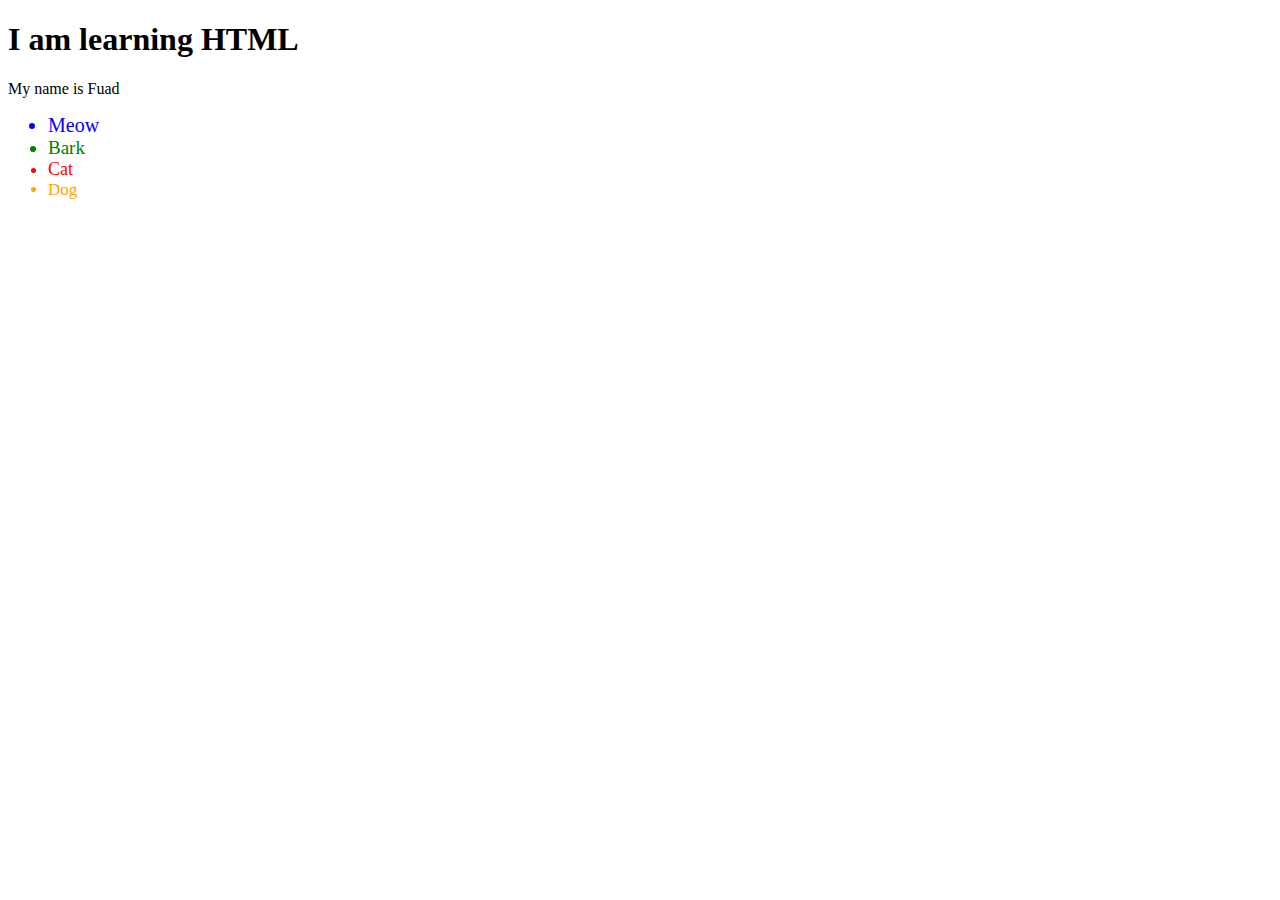
<file: index.html>
<!DOCTYPE html>
<html lang="en">
<head>
    <meta charset="UTF-8">
    <meta name="viewport" content="width=device-width, initial-scale=1.0">
    <title>BioData</title>
    <link rel="stylesheet" href="style.css" class="css">
</head>
<body>
    <h1>I am learning HTML</h1>
    <p>My name is Fuad</p>
    <ul>
        <li class="name1">Meow</li>
        <li class="name2">Bark</li>
        <li class="name3">Cat</li>
        <li class="name4">Dog</li>
    </ul>
</body>
</html>
</file>
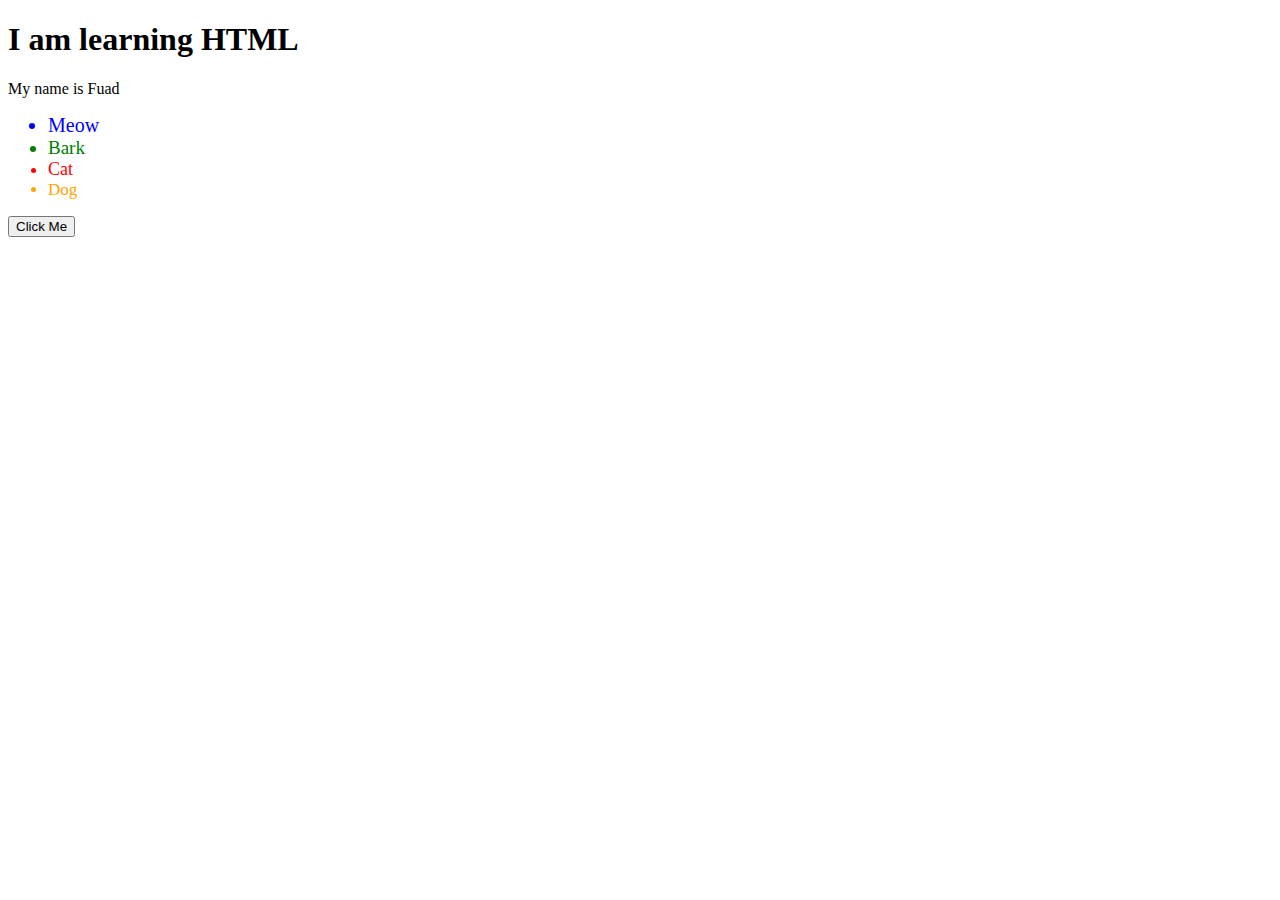
<file: Day1/index.html>
<!DOCTYPE html>
<html lang="en">
<head>
    <meta charset="UTF-8">
    <meta name="viewport" content="width=device-width, initial-scale=1.0">
    <title>BioData</title>
    <link rel="stylesheet" href="style.css" class="css">
</head>
<body>
    <h1>I am learning HTML</h1>
    <p>My name is Fuad</p>
    <ul>
        <li class="name1">Meow</li>
        <li class="name2">Bark</li>
        <li class="name3">Cat</li>
        <li class="name4">Dog</li>
    </ul>
    <button>Click Me</button>
</body>
</html>
</file>
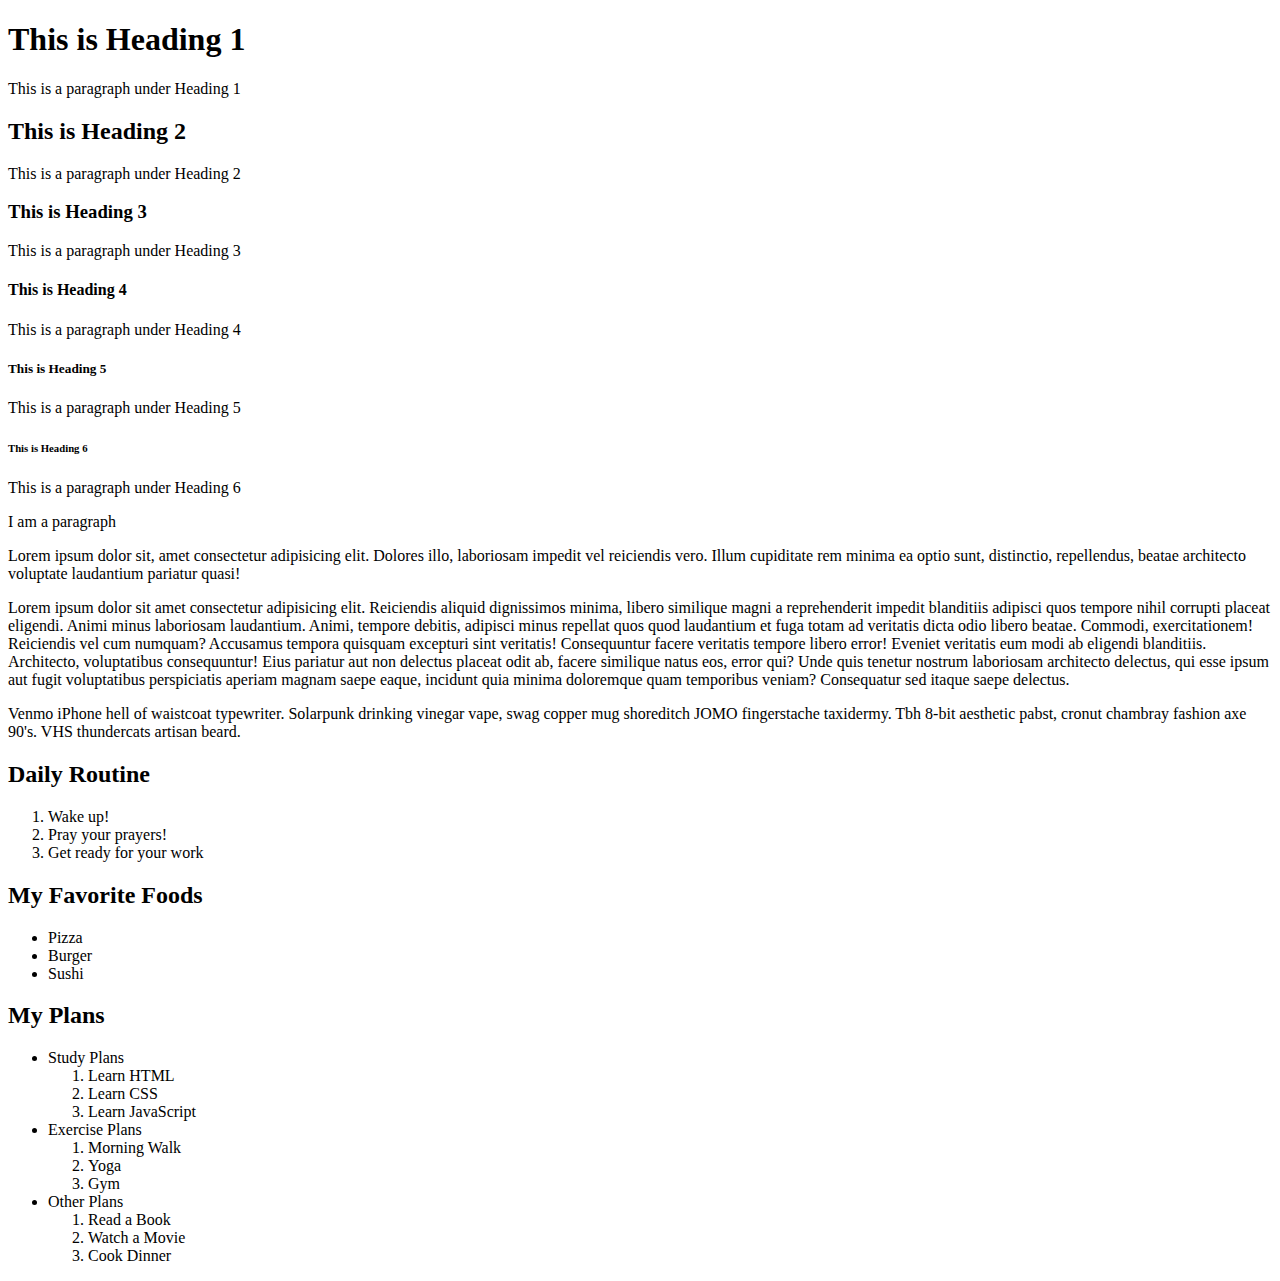
<file: Day2/index.html>
<!DOCTYPE html>
<html lang="en">
<head>
    <meta charset="UTF-8">
    <meta name="viewport" content="width=device-width, initial-scale=1.0">
    <title>Day2</title>
</head>
<body>
    <h1>This is Heading 1</h1>
    <p>This is a paragraph under Heading 1</p>
    <h2>This is Heading 2</h2>
    <p>This is a paragraph under Heading 2</p>
    <h3>This is Heading 3</h3>
    <p>This is a paragraph under Heading 3</p>
    <h4>This is Heading 4</h4>
    <p>This is a paragraph under Heading 4</p>
    <h5>This is Heading 5</h5>
    <p>This is a paragraph under Heading 5</p>
    <h6>This is Heading 6</h6>
    <p>This is a paragraph under Heading 6</p>
    <p>I am a paragraph</p>
    <p>Lorem ipsum dolor sit, amet consectetur adipisicing elit. Dolores illo, laboriosam impedit vel reiciendis vero. Illum cupiditate rem minima ea optio sunt, distinctio, repellendus, beatae architecto voluptate laudantium pariatur quasi!</p>
    <p>Lorem ipsum dolor sit amet consectetur adipisicing elit. Reiciendis aliquid dignissimos minima, libero similique magni a reprehenderit impedit blanditiis adipisci quos tempore nihil corrupti placeat eligendi. Animi minus laboriosam laudantium.
    Animi, tempore debitis, adipisci minus repellat quos quod laudantium et fuga totam ad veritatis dicta odio libero beatae. Commodi, exercitationem! Reiciendis vel cum numquam? Accusamus tempora quisquam excepturi sint veritatis!
    Consequuntur facere veritatis tempore libero error! Eveniet veritatis eum modi ab eligendi blanditiis. Architecto, voluptatibus consequuntur! Eius pariatur aut non delectus placeat odit ab, facere similique natus eos, error qui?
    Unde quis tenetur nostrum laboriosam architecto delectus, qui esse ipsum aut fugit voluptatibus perspiciatis aperiam magnam saepe eaque, incidunt quia minima doloremque quam temporibus veniam? Consequatur sed itaque saepe delectus.</p>
    <p>Venmo iPhone hell of waistcoat typewriter. Solarpunk drinking vinegar vape, swag copper mug shoreditch JOMO fingerstache taxidermy. Tbh 8-bit aesthetic pabst, cronut chambray fashion axe 90's. VHS thundercats artisan beard.</p>
    <h2>Daily Routine</h2>
    <ol>
        <li>Wake up!</li>
        <li>Pray your prayers!</li>
        <li>Get ready for your work</li>
    </ol>
    <h2>My Favorite Foods</h2>
    <ul>
        <li>Pizza</li>
        <li>Burger</li>
        <li>Sushi</li>
    </ul>
    <h2>My Plans</h2>
    <ul>
        <li>Study Plans</li>
        <ol>
            <li>Learn HTML</li>
            <li>Learn CSS</li>
            <li>Learn JavaScript</li>
        </ol>
        <li>Exercise Plans</li>
        <ol>
            <li>Morning Walk</li>
            <li>Yoga</li>
            <li>Gym</li>
        </ol>
        <li>Other Plans</li>
        <ol>
            <li>Read a Book</li>
            <li>Watch a Movie</li>
            <li>Cook Dinner</li>
        </ol>
    </ul>
</body>
</html>
</file>
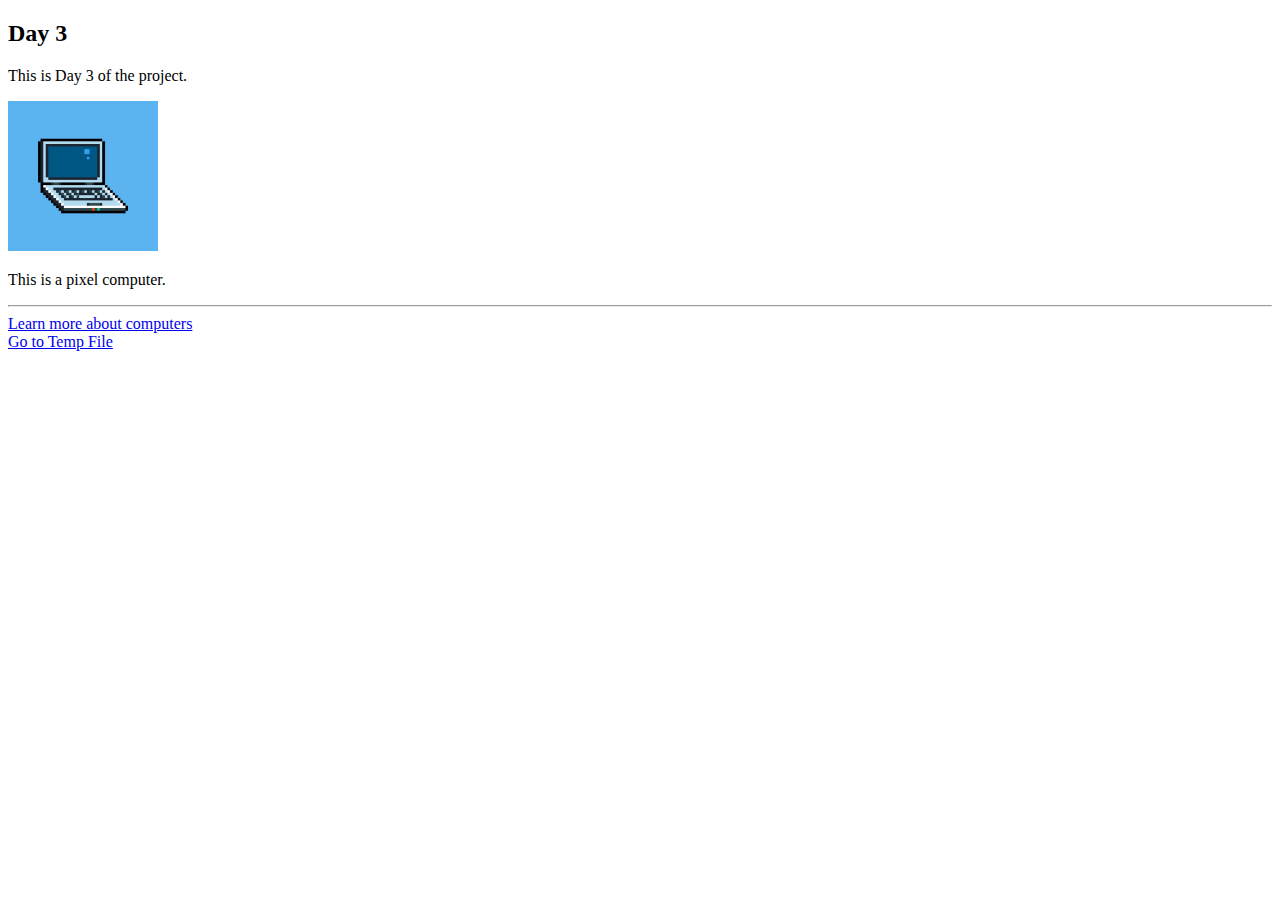
<file: Day3/index.html>
<!DOCTYPE html>
<html lang="en">
<head>
    <meta charset="UTF-8">
    <meta name="viewport" content="width=device-width, initial-scale=1.0">
    <title>Document</title>
</head>
<body>
    <!-- Starting -->
     <h2 id="MainTitle">Day 3</h2>
     <p>This is Day 3 of the project.</p>
     <img src="comp_pix.jpg" alt="Pixel Computer" width="150">
     <p>This is a pixel computer.</p>
     <hr>
     <a href="https://en.wikipedia.org/wiki/Computer">Learn more about computers</a>
        <br>
     <a href="temp.html">Go to Temp File</a>
    <!-- Ending -->
</body>
</html>
</file>
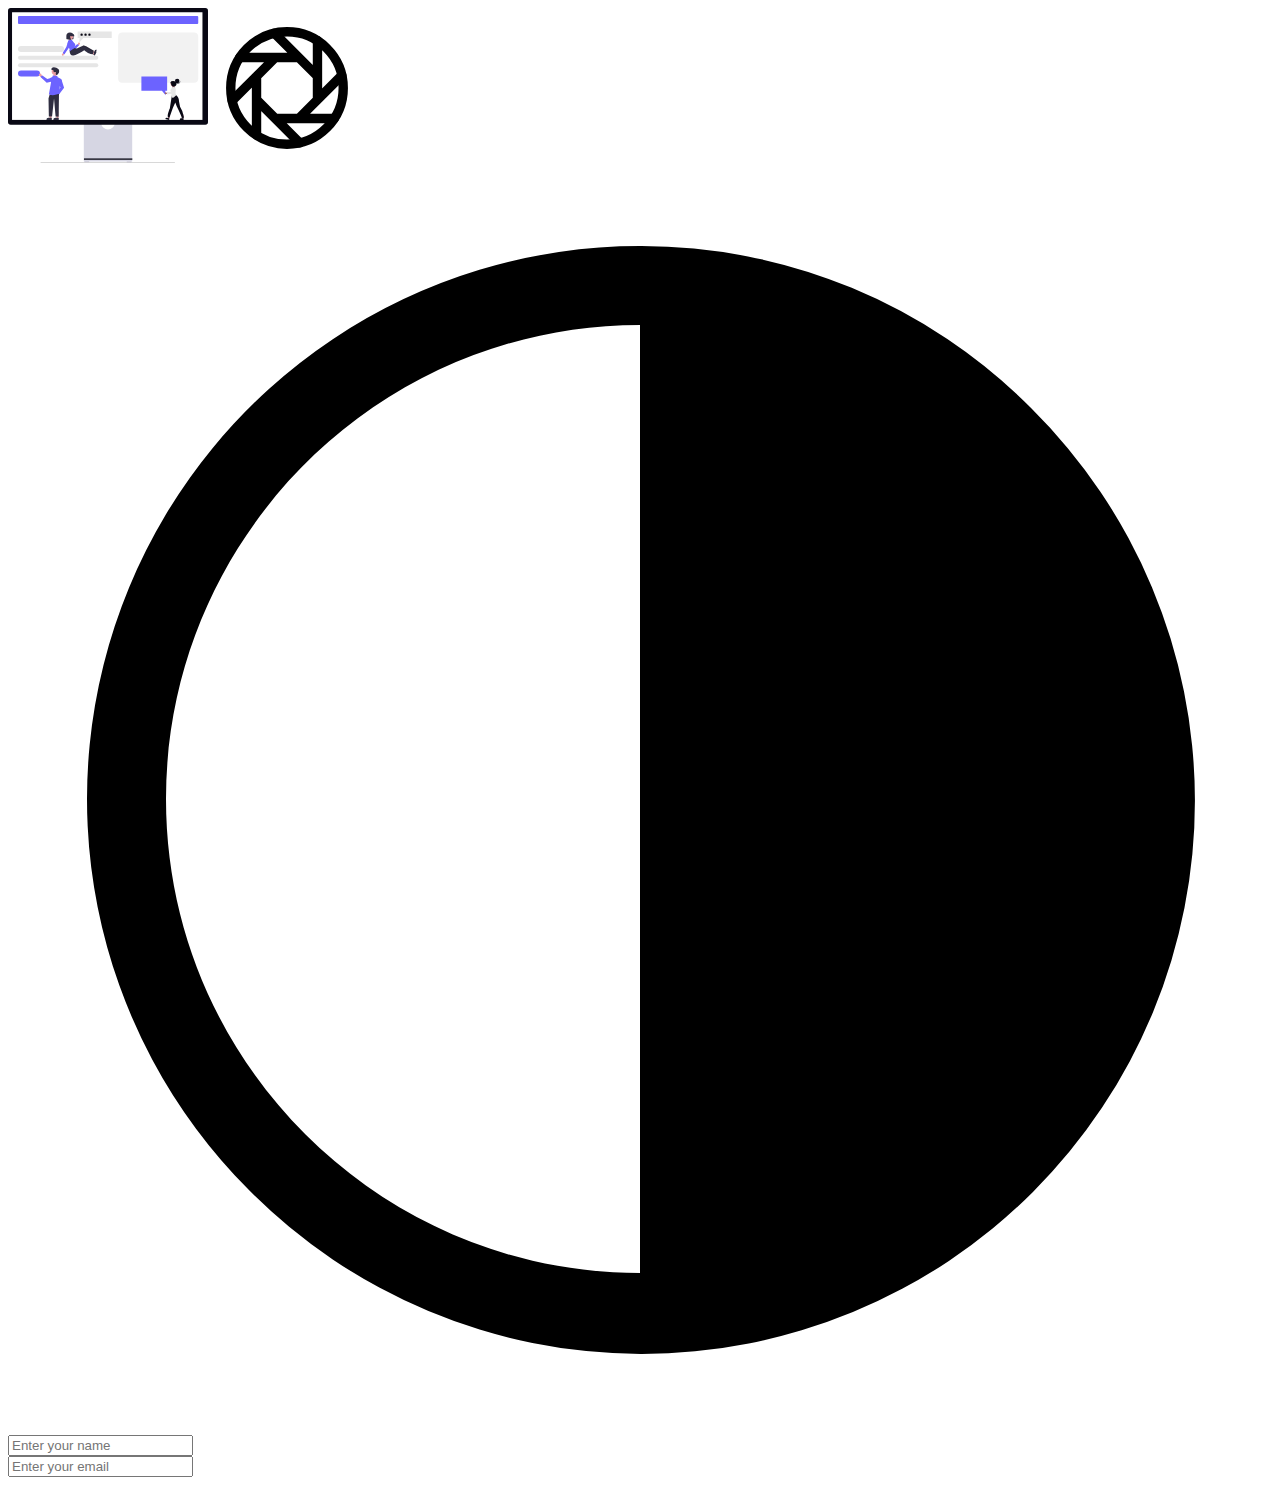
<file: Day4/index.html>
<!DOCTYPE html>
<html lang="en">
<head>
    <meta charset="UTF-8">
    <meta name="viewport" content="width=device-width, initial-scale=1.0">
    <title>Document</title>
</head>
<body>
    <img src="undraw_website-visitors_qy9c.svg" alt="Cool website pic" width="200">
    <img src="aperture-outline.svg" alt="Lens" width="150">
    <svg xmlns="http://www.w3.org/2000/svg" class="ionicon" viewBox="0 0 512 512"><path d="M256 32A224 224 0 0097.61 414.39 224 224 0 10414.39 97.61 222.53 222.53 0 00256 32zM64 256c0-105.87 86.13-192 192-192v384c-105.87 0-192-86.13-192-192z"/></svg>
    <form action="" method="post">
        <input type="text" name="name" placeholder="Enter your name">
        <br>
        <input type="email" name="email" placeholder="Enter your email">
    </form>
</body>
</html>
</file>
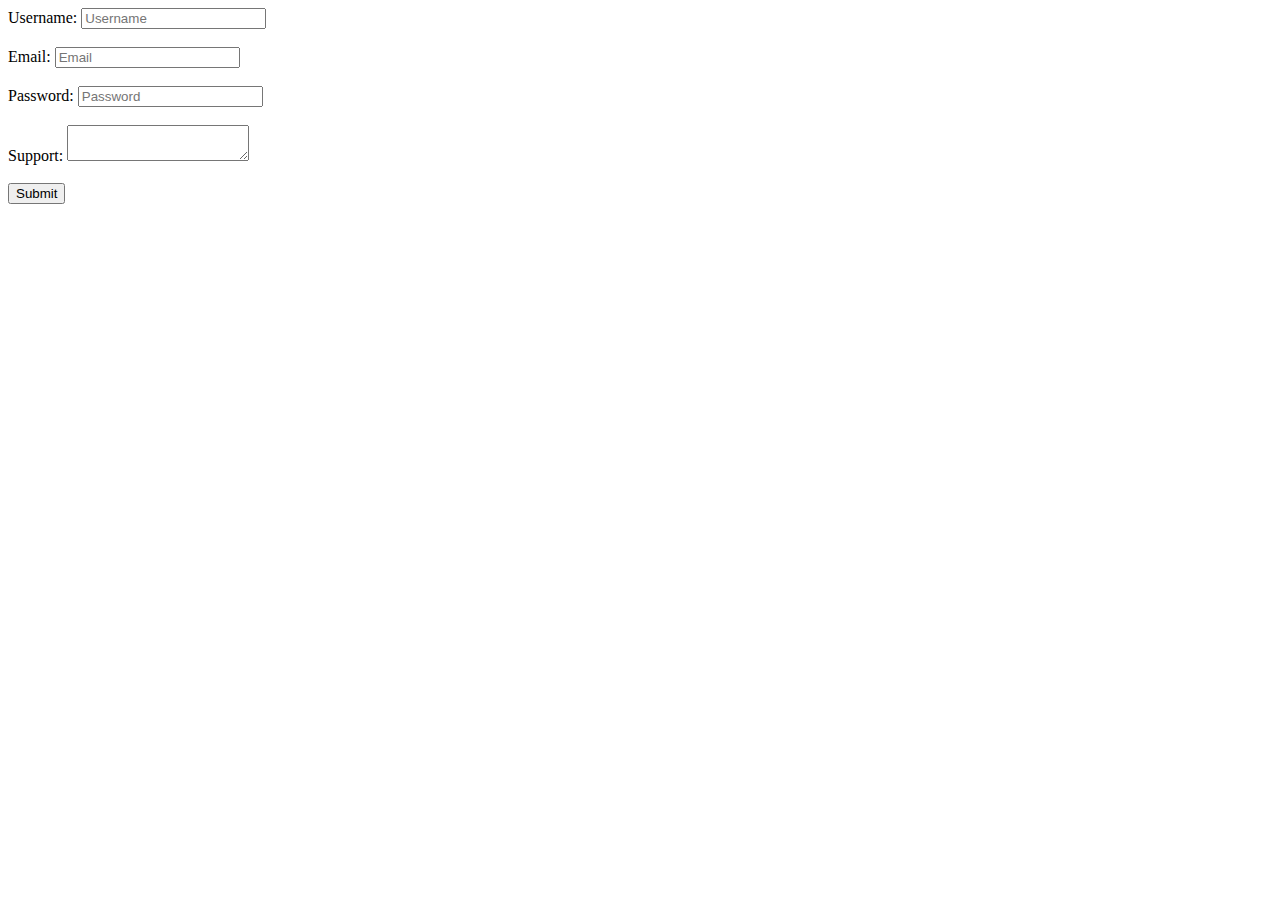
<file: Day5/index.html>
<!DOCTYPE html>
<html lang="en">
<head>
    <meta charset="UTF-8">
    <meta name="viewport" content="width=device-width, initial-scale=1.0">
    <title>Document</title>
</head>
<body>
    <form>
        <label for="user_name">Username:</label>
        <input id="user_name" type="text" name="username" placeholder="Username"><br><br>
        <label for="e_mail">Email:</label>
        <input id="e_mail" type="email" name="email" placeholder="Email"><br><br>
        <label for="pass_word">Password:</label>
        <input id="pass_word" type="passwor" name="password" placeholder="Password"><br><br>
        <label for="support">Support:</label>
        <textarea id="support" name="entry"></textarea><br><br>
        <button type="Submit">Submit</button>
    </form>
</body>
</html>
</file>
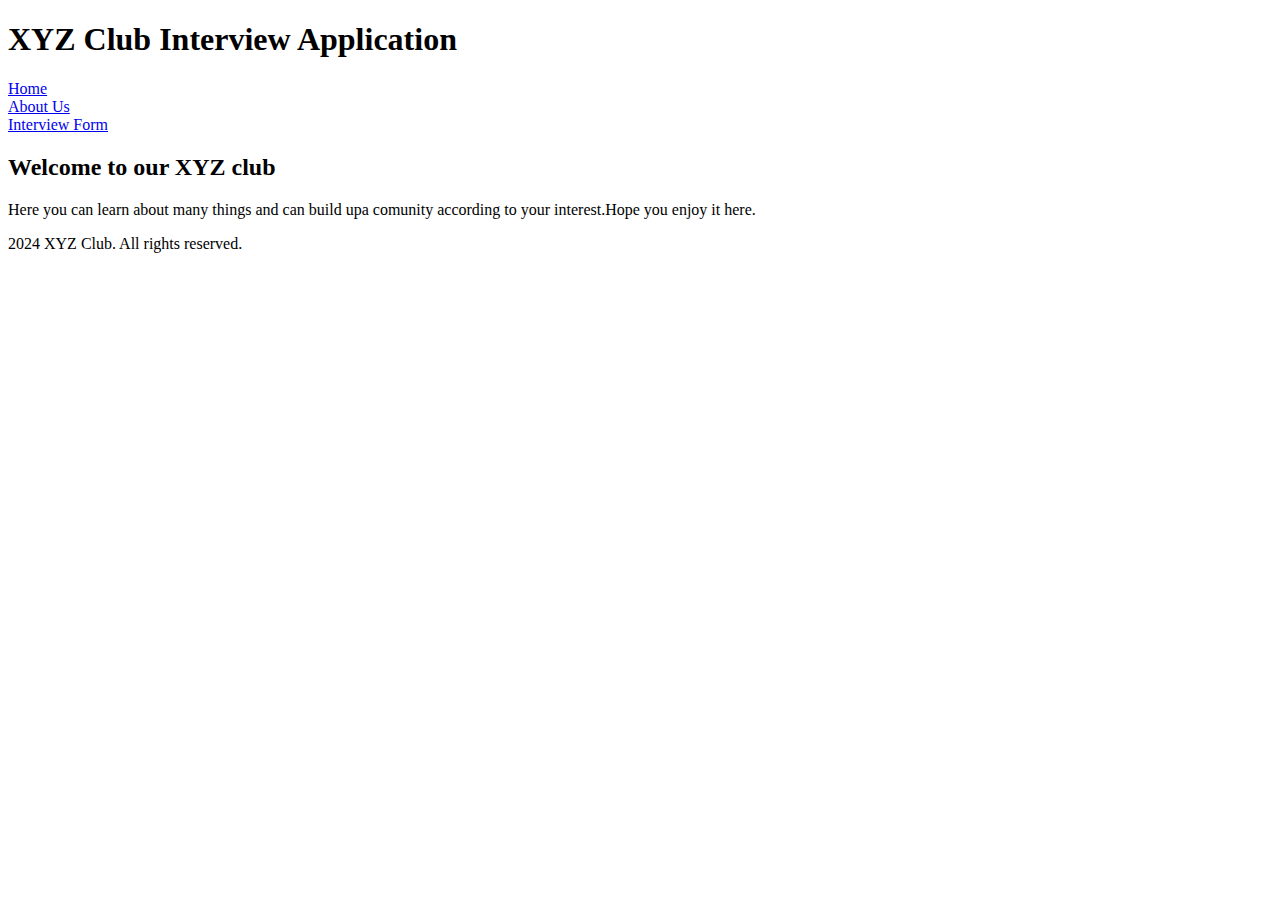
<file: Day6/index.html>
<!DOCTYPE html>
<html lang="en">
<head>
    <meta charset="UTF-8">
    <meta name="viewport" content="width=device-width, initial-scale=1.0">
    <title>XYZ Club</title>
</head>
<header>
    <nav>
        <h1>XYZ Club Interview Application</h1>
        <div><a href="index.html">Home</a></div>
        <div> <a href="about.html">About Us</a></div>
        <div> <a href="interview.html">Interview Form</a></div>
    </nav>
</header>
<body>
    <section>
    <div>
    <h2>Welcome to our XYZ club</h2>  
    <p> Here you can learn about many things and can build upa  comunity according to your interest.Hope you enjoy it here.</p>
    </div>
    </section>
</body>
<footer>
        <p>
            2024 XYZ Club. All rights reserved.
        </p>
    </footer>
</html>
</file>
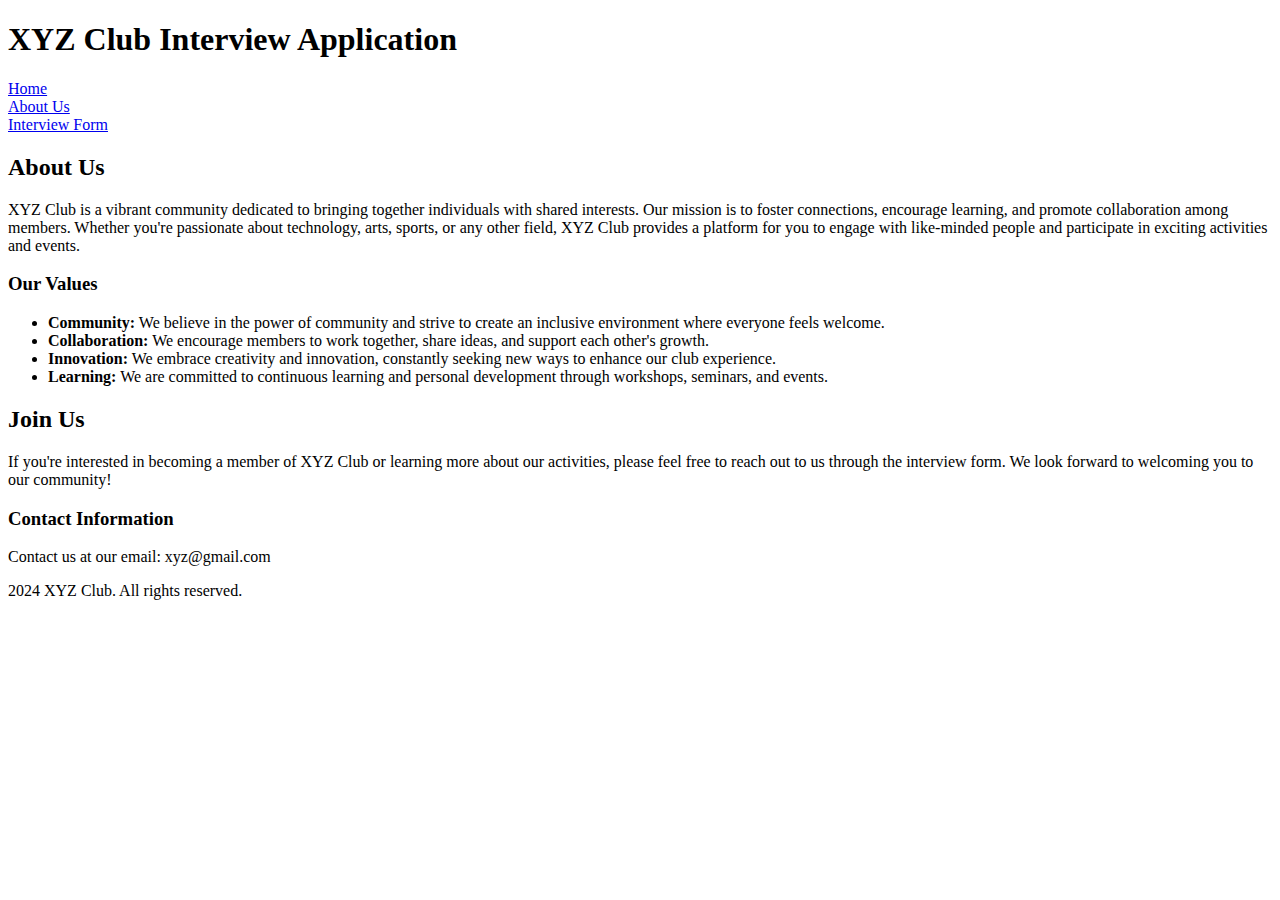
<file: Day6/about.html>
<!DOCTYPE html>
<html lang="en">
<head>
    <meta charset="UTF-8">
    <meta name="viewport" content="width=device-width, initial-scale=1.0">
    <title>About XYZ</title>
</head>
<header>
    <nav>
        <h1>XYZ Club Interview Application</h1>
        <div><a href="index.html">Home</a></div>
        <div> <a href="about.html">About Us</a></div>
        <div> <a href="interview.html">Interview Form</a></div>
    </nav>
</header>
    <body>
    <section>
    <div>
    <h2>About Us</h2>  
    <p>XYZ Club is a vibrant community dedicated to bringing together individuals with shared interests. Our mission is to foster connections, encourage learning, and promote collaboration among members. Whether you're passionate about technology, arts, sports, or any other field, XYZ Club provides a platform for you to engage with like-minded people and participate in exciting activities and events.</p>
    </div>
    <div>
    <h3>Our Values</h3>
    <ul>
        <li><strong>Community:</strong> We believe in the power of community and strive to create an inclusive environment where everyone feels welcome.</li>
        <li><strong>Collaboration:</strong> We encourage members to work together, share ideas, and support each other's growth.</li>
        <li><strong>Innovation:</strong> We embrace creativity and innovation, constantly seeking new ways to enhance our club experience.</li>
        <li><strong>Learning:</strong> We are committed to continuous learning and personal development through workshops, seminars, and events.</li>
    </ul>
    </div>
    <div>
    <h2>Join Us</h2>
    <p>If you're interested in becoming a member of XYZ Club or learning more about our activities, please feel free to reach out to us through the interview form. We look forward to welcoming you to our community!</p>
    </div>
    </section>
    </body>
    <footer>
        <h3>Contact Information</h3>
        <p>
            Contact us at our email: xyz@gmail.com
        </p>
        <p>
            2024 XYZ Club. All rights reserved.
        </p>
    </footer>
</html>
</file>
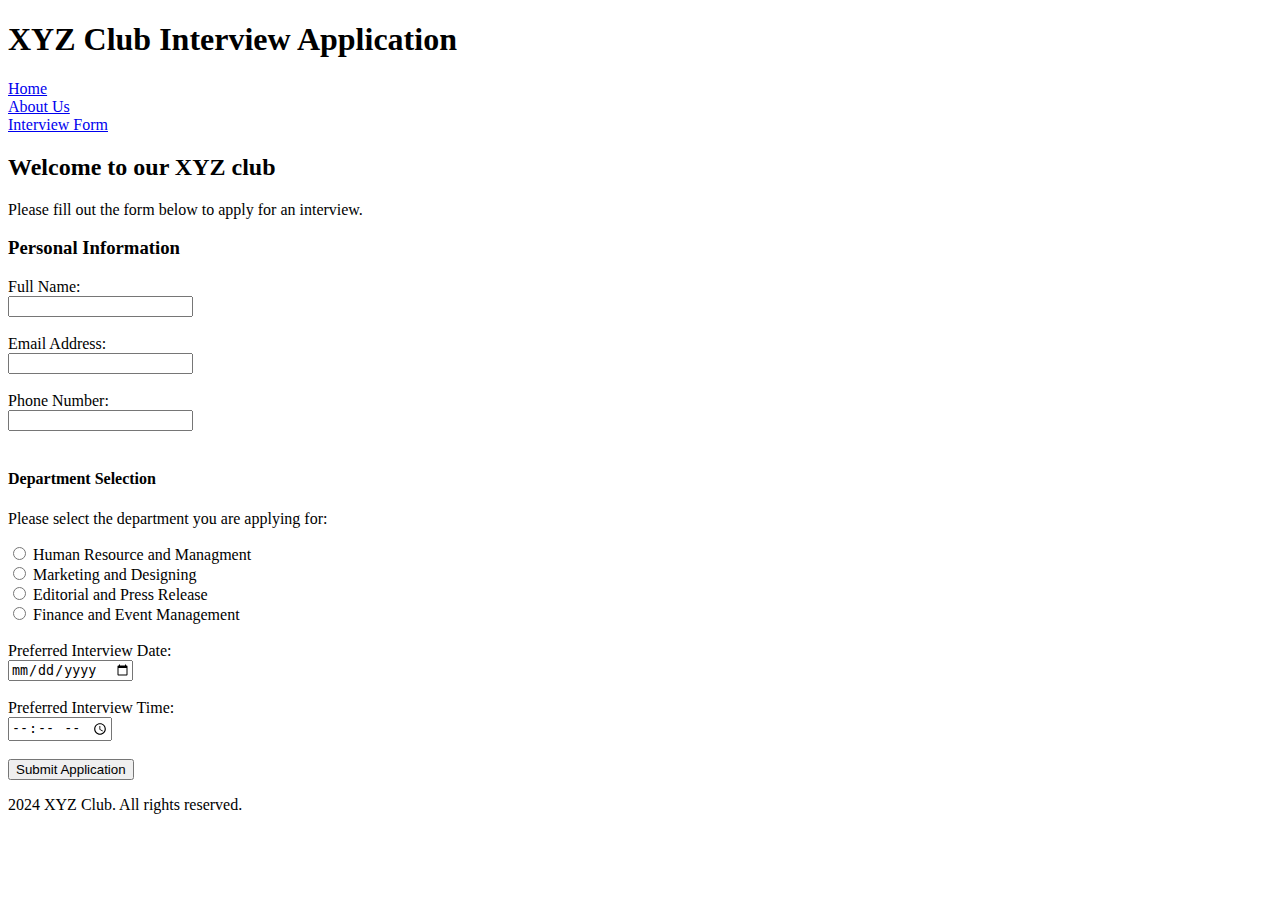
<file: Day6/interview.html>
<!DOCTYPE html>
<html lang="en">
<head>
    <meta charset="UTF-8">
    <meta name="viewport" content="width=device-width, initial-scale=1.0">
    <title>XYZ Club Interview Application</title>
</head>
<header>
    <nav>
        <h1>XYZ Club Interview Application</h1>
        <div><a href="index.html">Home</a></div>
        <div> <a href="about.html">About Us</a></div>
        <div> <a href="interview.html">Interview Form</a></div>
    </nav>
</header>
<body>
    <section>
        <div>
        <h2>Welcome to our XYZ club</h2>  
        <p>Please fill out the form below to apply for an interview.</p>
        </div>
        <div>
        <h3>Personal Information</h3>
        <form action="/submit_interview" method="post">
            <label for="name">Full Name:</label><br>
            <input type="text" id="name" name="name" required><br><br>
            <label for="email">Email Address:</label><br>
            <input type="email" id="email" name="email" required><br><br>
            <label for="phone">Phone Number:</label><br>
            <input type="tel" id="phone" name="phone" required><br><br>
            <div><h4>Department Selection</h4>
            <p>Please select the department you are applying for:</p>
            <input type="radio" id="choose_department" name="choose_department" value="HR" required>
            <label for="choose_department">Human Resource and Managment</label><br>
            <input type="radio" id="choose_department" name="choose_department" value="M&D" required>
            <label for="choose_department">Marketing and Designing</label><br>
            <input type="radio" id="choose_department" name="choose_department" value="EPR" required>
            <label for="choose_department">Editorial and Press Release</label><br>
            <input type="radio" id="choose_department" name="choose_department" value="FEM" required>
            <label for="choose_department">Finance and Event Management</label><br>
            </div>
            <br>
            <label for="interview_date">Preferred Interview Date:</label><br>
            <input type="date" id="interview_date" name="interview_date" required><br><br>
            <label for="interview_time">Preferred Interview Time:</label><br>
            <input type="time" id="interview_time" name="interview_time" required><br><br>
            <input type="submit" value="Submit Application">
        </form>
        </div>
    </section>
</body>
<footer>
        <p>
            2024 XYZ Club. All rights reserved.
        </p>
    </footer>
</html>
</file>
<file: style.css>
.name1 {
    color: blue;
    font-size: 20px;
}
.name2 {
    color: green;
    font-size: 19px;   
}
.name3 {
    color: red;
    font-size: 18px;
}
.name4 {
    color: orange;
    font-size: 17px;
}
</file>
<file: Day1/style.css>
.name1 {
    color: blue;
    font-size: 20px;
}
.name2 {
    color: green;
    font-size: 19px;   
}
.name3 {
    color: red;
    font-size: 18px;
}
.name4 {
    color: orange;
    font-size: 17px;
}
</file>
